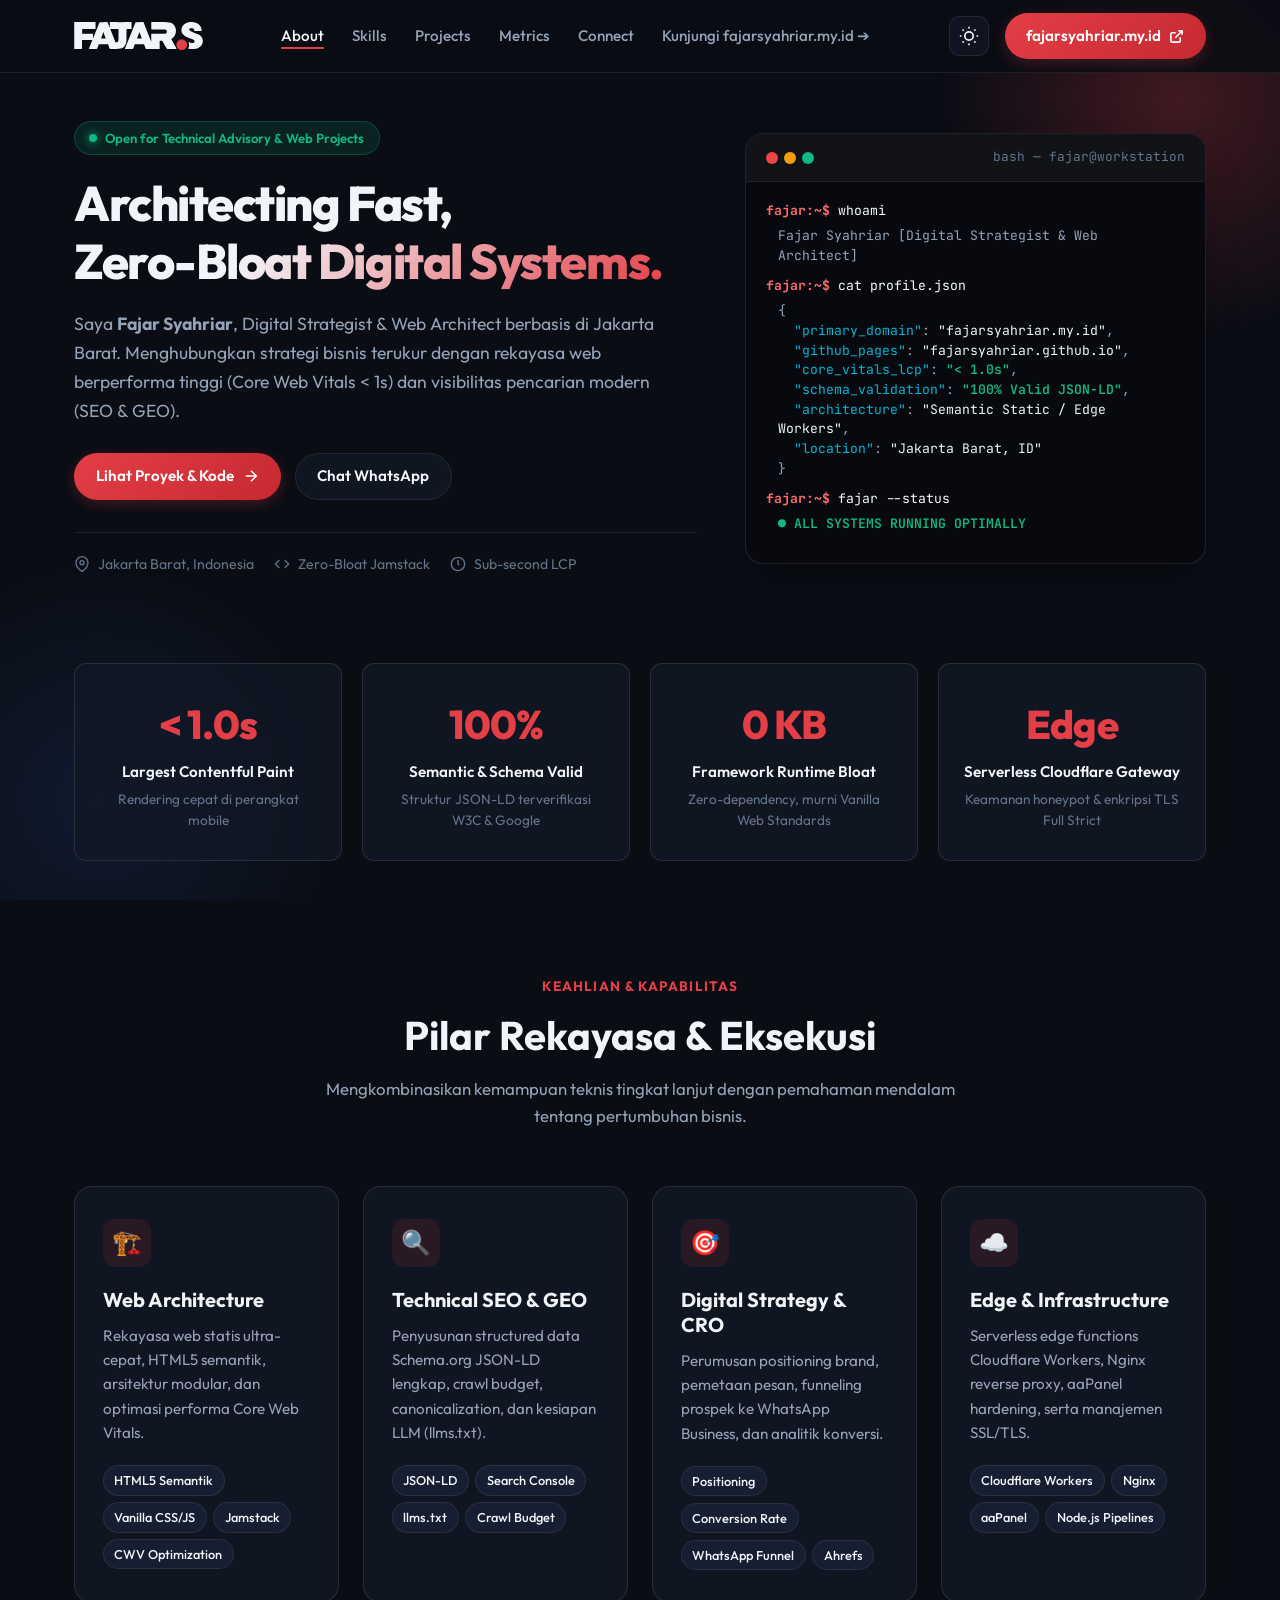
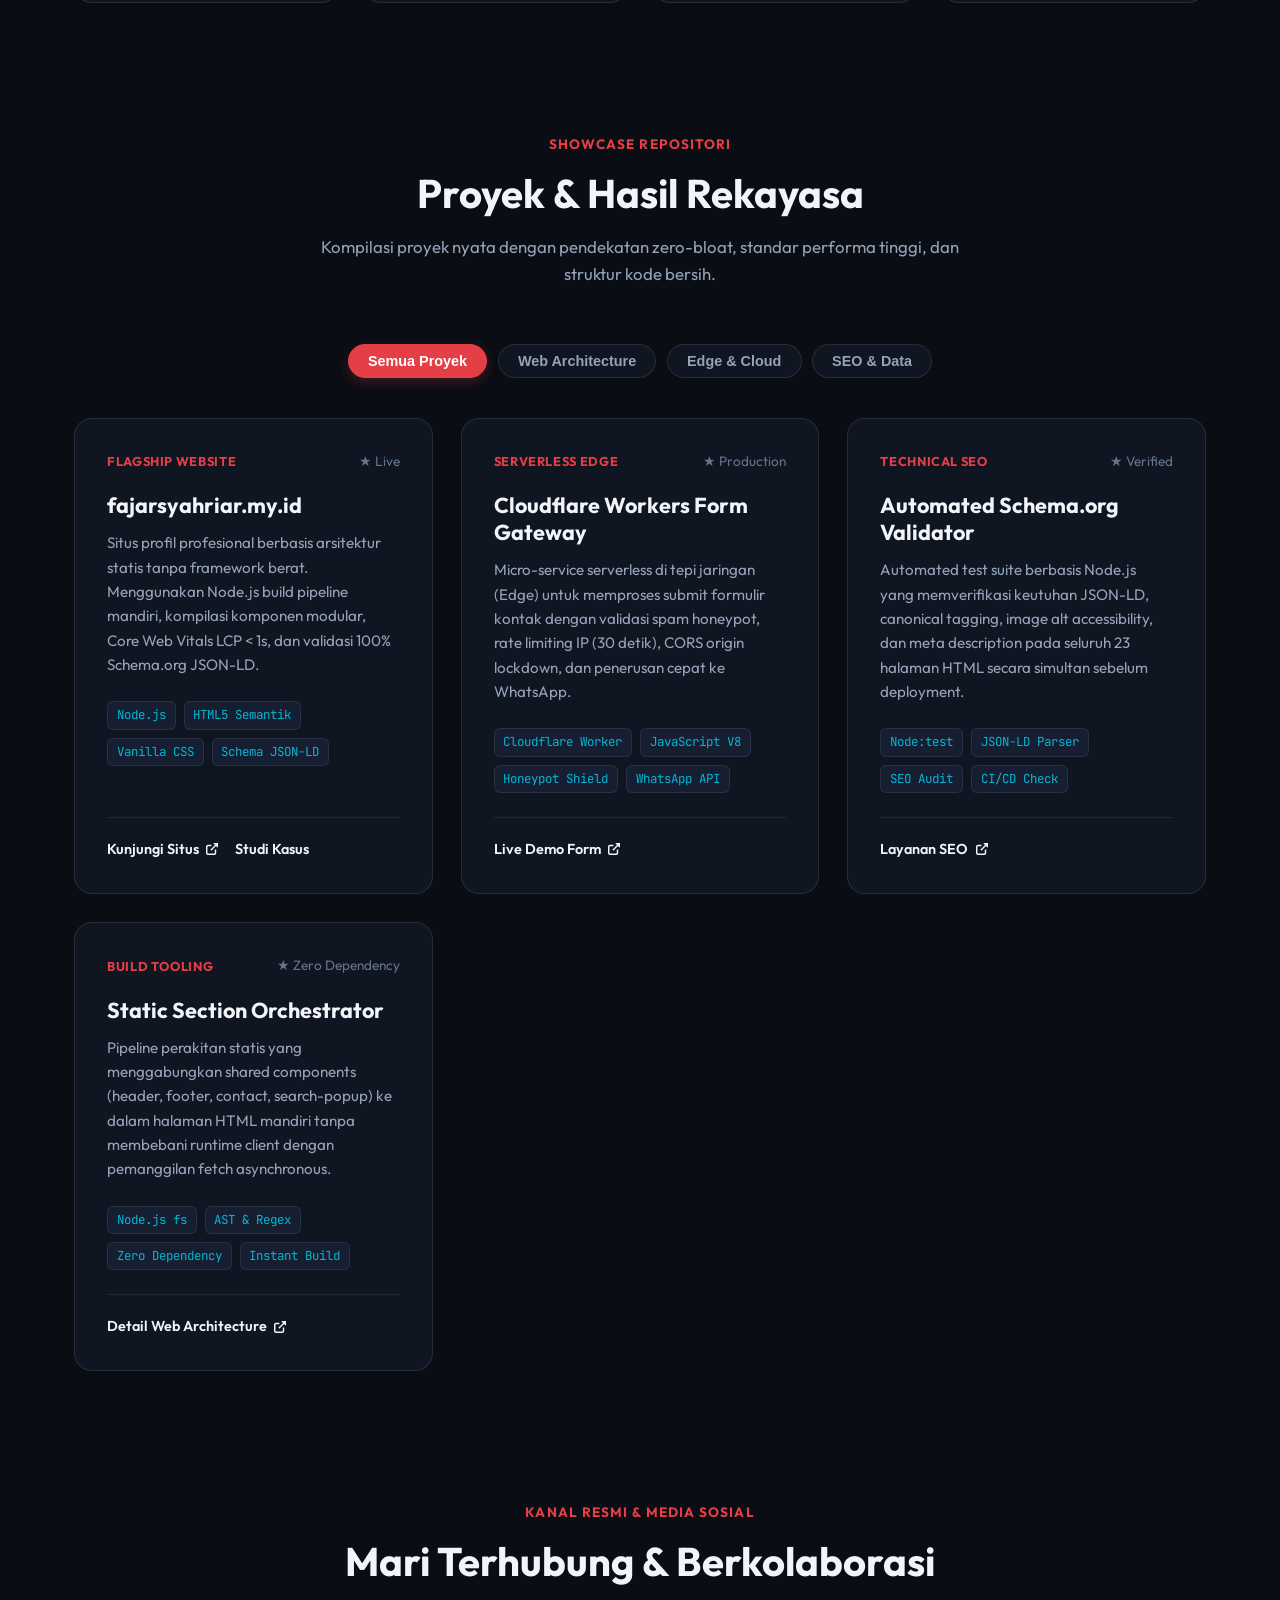
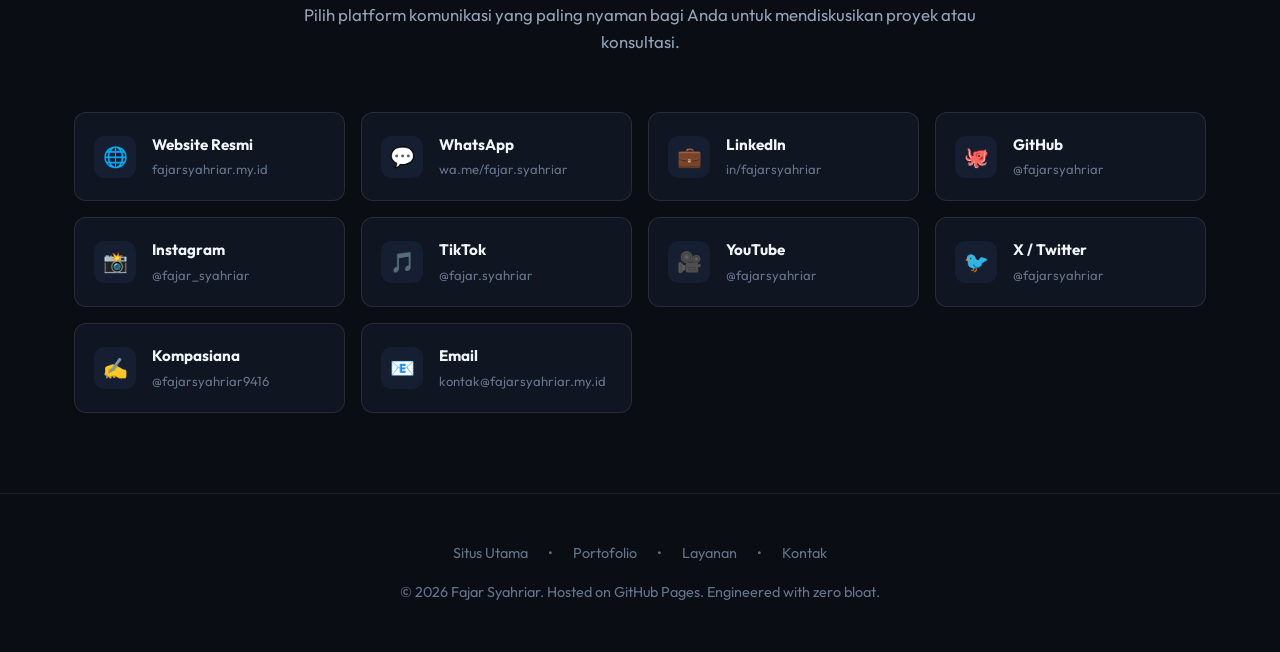
<file: index.html>
<!DOCTYPE html>
<html lang="id" data-theme="dark">

<head>
    <!-- Google tag (gtag.js) -->
    <script async src="https://www.googletagmanager.com/gtag/js?id=G-RVG48JH575"></script>
    <script>
      window.dataLayer = window.dataLayer || [];
      function gtag(){dataLayer.push(arguments);}
      gtag('js', new Date());

      gtag('config', 'G-RVG48JH575');
    </script>
    <meta charset="UTF-8">
    <meta name="viewport" content="width=device-width, initial-scale=1.0">
    <title>Fajar Syahriar | Developer Portfolio &amp; GitHub Showcase</title>
    <meta name="description"
        content="Showcase arsitektur web statis, Core Web Vitals, dan repositori open-source oleh Fajar Syahriar. Kunjungi situs resmi di fajarsyahriar.my.id">
    <meta name="keywords"
        content="Fajar Syahriar, GitHub Pages, Web Architect, Developer Portfolio, Technical SEO, Core Web Vitals, Static Site Architecture">
    <link rel="canonical" href="https://fajarsyahriar.github.io/">
    <meta name="google-site-verification" content="hLrHtrxFFssOS3hCnmrLG8RBgf6929qRyeZdfehnbaE" />

    <!-- Favicon / Manifest (Identical to fajarsyahriar.my.id) -->
    <link rel="icon" href="assets/icons/favicon.ico" sizes="any">
    <link rel="icon" type="image/svg+xml" href="assets/icons/favicon.svg">
    <link rel="icon" type="image/png" sizes="96x96" href="assets/icons/favicon-96x96.png">
    <link rel="apple-touch-icon" sizes="180x180" href="assets/icons/apple-touch-icon.png">
    <link rel="manifest" href="assets/icons/site.webmanifest">
    <meta name="apple-mobile-web-app-title" content="Fajar S" />
    <link rel="alternate" type="application/rss+xml" title="Fajar Syahriar - Umpan RSS Blog" href="https://fajarsyahriar.my.id/feed.xml">
    <link rel="alternate" type="application/atom+xml" title="Fajar Syahriar - Umpan Atom Blog" href="https://fajarsyahriar.my.id/atom.xml">

    <!-- Open Graph / Twitter -->
    <meta property="og:type" content="website">
    <meta property="og:url" content="https://fajarsyahriar.github.io/">
    <meta property="og:title" content="Fajar Syahriar | Developer Portfolio &amp; GitHub Showcase">
    <meta property="og:description"
        content="Showcase arsitektur web berperforma tinggi, zero-bloat engineering, dan repositori teknis oleh Fajar Syahriar.">
    <meta property="og:image" content="https://fajarsyahriar.my.id/images/hero-img-optimized.jpg">
    <meta property="twitter:card" content="summary_large_image">
    <meta property="twitter:title" content="Fajar Syahriar | Developer Portfolio &amp; GitHub Showcase">
    <meta property="twitter:description"
        content="Showcase arsitektur web berperforma tinggi, zero-bloat engineering, dan repositori teknis oleh Fajar Syahriar.">
    <meta property="twitter:image" content="https://fajarsyahriar.my.id/images/hero-img-optimized.jpg">

    <!-- Google Fonts -->
    <link rel="preconnect" href="https://fonts.googleapis.com">
    <link rel="preconnect" href="https://fonts.gstatic.com" crossorigin>
    <link
        href="https://fonts.googleapis.com/css2?family=JetBrains+Mono:wght@400;600;700&family=Outfit:wght@400;500;600;700;800&display=swap"
        rel="stylesheet">

    <!-- Stylesheet -->
    <link rel="stylesheet" href="css/style.css">

    <!-- JSON-LD Structured Data (Entity Graph) -->
    <script type="application/ld+json">
    {
      "@context": "https://schema.org",
      "@graph": [
        {
          "@type": "ProfilePage",
          "@id": "https://fajarsyahriar.github.io/#webpage",
          "url": "https://fajarsyahriar.github.io/",
          "name": "Fajar Syahriar | Developer Portfolio & GitHub Showcase",
          "description": "Showcase arsitektur web berperforma tinggi, zero-bloat engineering, dan repositori teknis oleh Fajar Syahriar.",
          "isPartOf": {
            "@type": "WebSite",
            "@id": "https://fajarsyahriar.my.id/#website",
            "url": "https://fajarsyahriar.my.id/",
            "name": "Fajar Syahriar"
          },
          "mainEntity": {
            "@id": "https://fajarsyahriar.my.id/#person"
          }
        },
        {
          "@type": "Person",
          "@id": "https://fajarsyahriar.my.id/#person",
          "name": "Fajar Syahriar",
          "url": "https://fajarsyahriar.my.id/",
          "image": "https://fajarsyahriar.my.id/images/hero-img-optimized.jpg",
          "jobTitle": "Digital Strategist & Web Architect",
          "email": "mailto:kontak@fajarsyahriar.my.id",
          "telephone": [
            "+62895636034408",
            "+6282122217709"
          ],
          "address": {
            "@type": "PostalAddress",
            "streetAddress": "Jl. Jembatan Besi XII",
            "addressLocality": "Tambora, Jakarta Barat",
            "addressRegion": "DKI Jakarta",
            "postalCode": "11320",
            "addressCountry": "ID"
          },
          "sameAs": [
            "https://github.com/fajarsyahriar",
            "https://fajarsyahriar.github.io/",
            "https://www.linkedin.com/in/fajarsyahriar/",
            "https://www.instagram.com/fajar_syahriar/",
            "https://www.tiktok.com/@fajar.syahriar",
            "https://www.youtube.com/@fajarsyahriar",
            "https://x.com/fajarsyahriar/",
            "https://www.facebook.com/fajar.syahriar/",
            "https://id.pinterest.com/fajarsyahriar/",
            "https://www.kompasiana.com/fajarsyahriar9416",
            "https://wa.me/fajar.syahriar"
          ],
          "knowsAbout": [
            "Web Architecture",
            "Technical SEO",
            "Core Web Vitals",
            "Brand Identity",
            "Cloudflare Edge",
            "Node.js Pipelines",
            "Jamstack"
          ]
        }
      ]
    }
    </script>
</head>

<body>

    <!-- Contained Background Glows (Zero-Overflow Protected) -->
    <div class="bg-glows" aria-hidden="true">
        <div class="bg-glow-1"></div>
        <div class="bg-glow-2"></div>
    </div>

    <!-- Header Navigation -->
    <header class="header">
        <div class="container">
            <nav class="nav-wrap">
                <!-- Official Vector Logo (Identical to fajarsyahriar.my.id) -->
                <a href="/" class="logo-area" aria-label="Fajar Syahriar Home">
                    <svg id="Layer_1" xmlns="http://www.w3.org/2000/svg" viewBox="0 0 125.22633 27.27131" width="129"
                        height="28" role="img" aria-label="Fajar Syahriar Logo" class="brand-logo-svg">
                        <path class="cls-1"
                            d="m18.36196,16.02158c.88294-2.17129,1.77379-4.33943,2.64691-6.51465,1.20067-2.99123,2.38756-5.98795,3.58159-8.98183.10424-.26137.25368-.40521.58622-.40296,2.27169.01539,4.54369.01512,6.81523-.01078.37383-.00426.49263.17771.60171.45393.6101,1.5449,1.22245,3.08892,1.83531,4.63273.04546.11452.10092.22509.22368.49668,0-1.77155.02646-3.37557-.01513-4.97782-.01357-.52282.1461-.60435.62728-.60315,6.66275.01667,13.32557.01837,19.98828-.00317.52581-.0017.61825.15061.61084.63201-.02903,1.8848-.02258,3.77037-.00544,5.65544.00329.36175-.07716.48284-.46211.4755-1.3168-.0251-2.63463.00432-3.95153-.0179-.39476-.00666-.55338.0498-.55075.51066.02003,3.50363.03422,7.00779-.00804,10.51108-.02381,1.97404-.51784,3.83041-1.73372,5.44477-1.00892,1.33958-2.40352,2.06139-3.97709,2.50683-2.05686.58224-4.16556.39544-6.25948.42134-1.22161.01512-2.44379-.00248-3.66498.02583-.42622.00988-.6567-.13825-.80196-.53767-.45885-1.26171-.94658-2.51295-1.41772-3.77026-.09419-.25136-.22221-.37246-.52737-.37075-2.71085.01517-5.42182.01201-8.13274.00511-.28507-.00073-.40596.07471-.51289.37388-.45793,1.28121-.97287,2.54206-1.46029,3.81291-.1075.28029-.22341.46089-.59272.4586-2.32863-.01445-4.65745.00243-6.98621.00613-.62537.00099-.61899-.00097-.37352-.60915,1.06566-2.64025,2.12742-5.28207,3.18959-7.92372.02664-.06626.04167-.13718.08224-.27363-1.64404,0-3.24426-.00196-4.84446.00056-1.5653.00246-3.13071.02145-4.69582.0066-.4232-.00402-.57425.0906-.56916.55706.0272,2.49431.01282,4.98906.01279,7.48366q0,.7541-.78826.75592c-2.09977.00118-4.19957-.00499-6.29927.00717-.36403.00211-.51738-.04622-.51695-.48824C.02402,17.5258.00868,9.28126.00005,1.03673-.00091.1248.00421.12157.89352.12144c6.4528-.001,12.90561.00518,19.35836-.01254.47187-.0013.5669.14306.56169.57609-.02291,1.90401-.0268,3.80858-.00438,5.71255.00489.41539-.12532.48864-.51093.4873-3.91352-.01363-7.82711-.00636-11.74069-.00637-.82247,0-.82237-.00267-.82242.84354-.00006,1.08544.01991,2.17145-.01136,3.256-.011.38157.09703.46295.4632.46127,3.18815-.01469,6.37645-.00078,9.56456-.01911.41422-.00238.54636.07794.53518.51965-.03419,1.35086-.01242,2.70314-.01242,4.05486.02922.00896.05843.01793.08765.02689Zm16.72012-9.15701c.10637.22929.17539.36005.22923.49675,1.56425,3.97198,3.12661,7.9447,4.69123,11.91654.06633.16839.08033.37984.27426.46514.8836.38863,2.48219-.38509,2.73981-1.31184.22815-.82074.12659-1.65684.12868-2.48656.00722-2.87517-.00025-5.75039-.00639-8.62558-.00044-.20476.09869-.46194-.29751-.4602-2.55683.01124-5.11374.00575-7.75933.00575Zm-4.38742,9.10132c-.7712-2.13136-1.51326-4.18219-2.28367-6.31135-.76158,2.14166-1.49608,4.20721-2.24432,6.31135h4.52799Z" />
                        <path class="cls-1"
                            d="m75.04281,19.02299c0-2.32955.01193-4.64163-.01063-6.95337-.00422-.43337.11628-.53415.54183-.53275,4.04662.01335,8.09413.04847,12.1396-.02295,1.66372-.02937,2.55656-.94889,2.52926-2.28028-.01896-.92485-.61884-1.6816-1.55569-1.89598-.36291-.08304-.73533-.142-1.11977-.14097-3.98947.01072-7.97901-.00073-11.96843.01675-.4508.00198-.55878-.10598-.55272-.56484.02637-1.99855.00911-3.99788-.01342-5.99669-.00454-.40303.08276-.54562.53254-.54395,5.0393.01865,10.07993-.05472,15.11751.04013,2.33099.04389,4.54039.69278,6.25186,2.45217,1.08522,1.11561,1.65257,2.48878,1.94913,3.98429.45222,2.2806.17218,4.47374-.87851,6.55412-.68224,1.35081-1.6967,2.39807-3.03669,3.10844-.39396.20884-.411.41006-.2087.77341,1.57742,2.83327,3.13932,5.67513,4.70519,8.5148.04506.08173.07324.17328.12245.25207.20211.32364.20953.47783-.26657.47444-2.88172-.02047-5.76366-.02196-8.64542-.00744-.29922.0015-.40875-.15649-.52055-.34862-1.02724-1.7654-2.04947-3.5337-3.07197-5.30185-.4124-.71316-.82036-1.42888-1.23364-2.14153-.111-.19142-.25909-.2887-.50817-.27734-.5524.02519-1.10837.03622-1.65962.00149-.39603-.02495-.46362.12759-.46133.48435.01502,2.34184-.00712,4.68399.01992,7.02562.00563.48759-.13813.58707-.60528.5835-4.10276-.0313-8.20573-.04006-12.30863-.03926-.41729.00008-.64575-.13243-.79109-.52944-.46214-1.2625-.96158-2.51139-1.42933-3.77191-.09375-.25264-.214-.33728-.48931-.33625-2.71051.01021-5.4211.008-8.13274.00511-.30952-.00138-.45139.08225-.56465.39294-.46546,1.27685-.97942,2.53602-1.46291,3.80648-.10835.28471-.20702.46046-.58547.45657-2.34698-.02411-4.69437-.01764-7.04156-.00719-.36916.00164-.56082.03459-.35842-.46532,2.10723-5.20465,4.18144-10.42259,6.27549-15.63257,1.29406-3.21964,2.60759-6.43149,3.90883-9.64827.10293-.25445.24733-.37695.54682-.37586,2.30962.00836,4.61941.00974,6.92885-.01442.38164-.00399.42502.24201.51826.47508.81786,2.04441,1.63311,4.08987,2.44435,6.13691,1.5398,3.88543,3.0758,7.77236,4.61608,11.6576.08635.21781.08394.48479.33214.64201Zm-11.56038-9.37703c-.77982,2.15233-1.52556,4.21062-2.28782,6.31453h4.59001c-.76801-2.10653-1.52009-4.16937-2.30219-6.31453Z" />
                        <path class="cls-2"
                            d="m111.15917,19.05909c.74686.49048,1.37485.88746,2.09716,1.10898,1.03553.31757,2.07819.50094,3.1025.03359,1.15095-.52512,1.27735-1.68583.30067-2.5096-.55483-.46798-1.21148-.76176-1.87767-1.03573-2.08111-.85587-4.22291-1.56964-6.21891-2.62513-1.52843-.80824-2.90731-1.8093-3.58819-3.45775-.99817-2.41666-.70115-4.75578.79488-6.87833,1.37038-1.94428,3.39138-2.93119,5.6689-3.40885,2.6032-.54597,5.1681-.31026,7.61521.70076,2.4862,1.02717,4.14734,2.85154,4.84286,5.49023.1654.62747.24344,1.26035.24417,1.9088.00027.24429-.07634.30661-.31025.30584-2.18884-.00725-4.37775-.00781-6.56659.00062-.22098.00085-.24472-.08467-.28343-.27512-.13214-.65026-.3016-1.28934-.78538-1.79434-.85217-.88955-2.68304-1.06063-3.67411-.23241-.71994.60164-.68924,1.46225.17524,2.14555.83647.66117,1.86469.97182,2.84807,1.35187,1.93208.74671,3.90344,1.39847,5.72932,2.39889,3.06676,1.68032,4.28755,4.14225,3.87495,7.46479-.25223,2.03104-1.34782,3.63606-3.12487,4.80037-2.45193,1.60647-5.16297,1.91327-7.9755,1.80754-.84102-.03162-1.67598-.21621-2.51451-.32466-.41458-.05362-.53016-.19537-.31092-.61253,1.08328-2.06131,1.02214-4.13482-.0636-6.36338Z" />
                        <path class="cls-3"
                            d="m111.6342,23.88593c-.0835-.04646-.06531-.08375.0105-.11584-.0035.03861-.00701.07723-.0105.11584Z" />
                        <circle class="cls-3" cx="104.73265" cy="22.06562" r="5.20569" />
                    </svg>
                </a>

                <ul class="nav-links" id="nav-links">
                    <li><a href="#about" class="active">About</a></li>
                    <li><a href="#skills">Skills</a></li>
                    <li><a href="#projects">Projects</a></li>
                    <li><a href="#metrics">Metrics</a></li>
                    <li><a href="#connect">Connect</a></li>
                    <li class="mobile-website-btn">
                        <a href="https://fajarsyahriar.my.id/" target="_blank" rel="noopener">Kunjungi
                            fajarsyahriar.my.id ➔</a>
                    </li>
                </ul>

                <div class="nav-actions">
                    <button class="btn-theme" id="theme-toggle" aria-label="Toggle Dark/Light Mode">
                        <svg width="20" height="20" viewBox="0 0 24 24" fill="none" stroke="currentColor"
                            stroke-width="2">
                            <circle cx="12" cy="12" r="5" />
                            <path
                                d="M12 1v2M12 21v2M4.22 4.22l1.42 1.42M18.36 18.36l1.42 1.42M1 12h2M21 12h2M4.22 19.78l1.42-1.42M18.36 5.64l1.42-1.42" />
                        </svg>
                    </button>
                    <a href="https://fajarsyahriar.my.id/" target="_blank" rel="noopener"
                        class="btn-primary nav-cta-desktop">
                        <span>fajarsyahriar.my.id</span>
                        <svg width="15" height="15" viewBox="0 0 24 24" fill="none" stroke="currentColor"
                            stroke-width="2.5">
                            <path d="M18 13v6a2 2 0 0 1-2 2H5a2 2 0 0 1-2-2V8a2 2 0 0 1 2-2h6M15 3h6v6M10 14L21 3" />
                        </svg>
                    </a>
                    <button class="btn-mobile-toggle" id="mobile-toggle" aria-label="Open Mobile Menu">
                        <svg width="22" height="22" viewBox="0 0 24 24" fill="none" stroke="currentColor"
                            stroke-width="2">
                            <line x1="3" y1="12" x2="21" y2="12"></line>
                            <line x1="3" y1="6" x2="21" y2="6"></line>
                            <line x1="3" y1="18" x2="21" y2="18"></line>
                        </svg>
                    </button>
                </div>
            </nav>
        </div>
    </header>

    <!-- Main Content -->
    <main>
        <!-- Hero Section -->
        <section id="about" class="hero-section">
            <div class="container">
                <div class="hero-grid">
                    <div class="hero-content">
                        <div class="hero-badge">
                            <span class="dot"></span>
                            <span>Open for Technical Advisory &amp; Web Projects</span>
                        </div>
                        <h1 class="hero-title">
                            Architecting Fast, <br>
                            <span class="gradient-text">Zero-Bloat Digital Systems.</span>
                        </h1>
                        <p class="hero-subtitle">
                            Saya <strong>Fajar Syahriar</strong>, Digital Strategist &amp; Web Architect berbasis di
                            Jakarta Barat. Menghubungkan strategi bisnis terukur dengan rekayasa web berperforma tinggi
                            (Core Web Vitals &lt; 1s) dan visibilitas pencarian modern (SEO &amp; GEO).
                        </p>
                        <div class="hero-ctas">
                            <a href="#projects" class="btn-primary">
                                <span>Lihat Proyek &amp; Kode</span>
                                <svg width="18" height="18" viewBox="0 0 24 24" fill="none" stroke="currentColor"
                                    stroke-width="2">
                                    <line x1="5" y1="12" x2="19" y2="12"></line>
                                    <polyline points="12 5 19 12 12 19"></polyline>
                                </svg>
                            </a>
                            <a href="https://wa.me/fajar.syahriar" target="_blank" rel="noopener" class="btn-secondary">
                                <span>Chat WhatsApp</span>
                            </a>
                        </div>
                        <div class="hero-meta">
                            <div class="hero-meta-item">
                                <svg width="16" height="16" viewBox="0 0 24 24" fill="none" stroke="currentColor"
                                    stroke-width="2">
                                    <path d="M21 10c0 7-9 13-9 13s-9-6-9-13a9 9 0 0 1 18 0z"></path>
                                    <circle cx="12" cy="10" r="3"></circle>
                                </svg>
                                <span>Jakarta Barat, Indonesia</span>
                            </div>
                            <div class="hero-meta-item">
                                <svg width="16" height="16" viewBox="0 0 24 24" fill="none" stroke="currentColor"
                                    stroke-width="2">
                                    <polyline points="16 18 22 12 16 6"></polyline>
                                    <polyline points="8 6 2 12 8 18"></polyline>
                                </svg>
                                <span>Zero-Bloat Jamstack</span>
                            </div>
                            <div class="hero-meta-item">
                                <svg width="16" height="16" viewBox="0 0 24 24" fill="none" stroke="currentColor"
                                    stroke-width="2">
                                    <circle cx="12" cy="12" r="10"></circle>
                                    <polyline points="12 6 12 12 14 14"></polyline>
                                </svg>
                                <span>Sub-second LCP</span>
                            </div>
                        </div>
                    </div>

                    <!-- Interactive Terminal Card -->
                    <div class="terminal-card">
                        <div class="terminal-header">
                            <div class="terminal-dots">
                                <span class="terminal-dot dot-red"></span>
                                <span class="terminal-dot dot-yellow"></span>
                                <span class="terminal-dot dot-green"></span>
                            </div>
                            <div class="terminal-title">bash — fajar@workstation</div>
                        </div>
                        <div class="terminal-body">
                            <div class="terminal-line"><span class="terminal-prompt">fajar:~$</span> <span
                                    class="terminal-cmd">whoami</span></div>
                            <div class="terminal-output">Fajar Syahriar [Digital Strategist &amp; Web Architect]</div>
                            <div class="terminal-line"><span class="terminal-prompt">fajar:~$</span> <span
                                    class="terminal-cmd">cat profile.json</span></div>
                            <div class="terminal-json">{<br>&nbsp;&nbsp;<span
                                    class="terminal-key">"primary_domain"</span>: <span
                                    class="terminal-val">"fajarsyahriar.my.id"</span>,<br>&nbsp;&nbsp;<span
                                    class="terminal-key">"github_pages"</span>: <span
                                    class="terminal-val">"fajarsyahriar.github.io"</span>,<br>&nbsp;&nbsp;<span
                                    class="terminal-key">"core_vitals_lcp"</span>: <span
                                    class="terminal-highlight">"&lt; 1.0s"</span>,<br>&nbsp;&nbsp;<span
                                    class="terminal-key">"schema_validation"</span>: <span
                                    class="terminal-highlight">"100% Valid JSON-LD"</span>,<br>&nbsp;&nbsp;<span
                                    class="terminal-key">"architecture"</span>: <span class="terminal-val">"Semantic
                                    Static / Edge Workers"</span>,<br>&nbsp;&nbsp;<span
                                    class="terminal-key">"location"</span>: <span class="terminal-val">"Jakarta Barat,
                                    ID"</span><br>}</div>
                            <div class="terminal-line"><span class="terminal-prompt">fajar:~$</span> <span
                                    class="terminal-cmd">fajar --status</span></div>
                            <div class="terminal-output"><span class="terminal-highlight">● ALL SYSTEMS RUNNING
                                    OPTIMALLY</span></div>
                        </div>
                    </div>
                </div>
            </div>
        </section>

        <!-- Benchmark Metrics -->
        <section id="metrics" class="metrics-section">
            <div class="container">
                <div class="metrics-grid">
                    <div class="metric-card">
                        <div class="metric-number">&lt; 1.0s</div>
                        <div class="metric-label">Largest Contentful Paint</div>
                        <div class="metric-desc">Rendering cepat di perangkat mobile</div>
                    </div>
                    <div class="metric-card">
                        <div class="metric-number">100%</div>
                        <div class="metric-label">Semantic &amp; Schema Valid</div>
                        <div class="metric-desc">Struktur JSON-LD terverifikasi W3C &amp; Google</div>
                    </div>
                    <div class="metric-card">
                        <div class="metric-number">0 KB</div>
                        <div class="metric-label">Framework Runtime Bloat</div>
                        <div class="metric-desc">Zero-dependency, murni Vanilla Web Standards</div>
                    </div>
                    <div class="metric-card">
                        <div class="metric-number">Edge</div>
                        <div class="metric-label">Serverless Cloudflare Gateway</div>
                        <div class="metric-desc">Keamanan honeypot &amp; enkripsi TLS Full Strict</div>
                    </div>
                </div>
            </div>
        </section>

        <!-- Skills Section -->
        <section id="skills" class="skills-section">
            <div class="container">
                <div class="section-header">
                    <span class="section-tag">Keahlian &amp; Kapabilitas</span>
                    <h2 class="section-title">Pilar Rekayasa &amp; Eksekusi</h2>
                    <p class="section-desc">Mengkombinasikan kemampuan teknis tingkat lanjut dengan pemahaman mendalam
                        tentang pertumbuhan bisnis.</p>
                </div>

                <div class="skills-grid">
                    <div class="skill-card">
                        <div class="skill-icon">🏗️</div>
                        <h3>Web Architecture</h3>
                        <p>Rekayasa web statis ultra-cepat, HTML5 semantik, arsitektur modular, dan optimasi performa
                            Core Web Vitals.</p>
                        <div class="skill-tags">
                            <span class="skill-tag">HTML5 Semantik</span>
                            <span class="skill-tag">Vanilla CSS/JS</span>
                            <span class="skill-tag">Jamstack</span>
                            <span class="skill-tag">CWV Optimization</span>
                        </div>
                    </div>

                    <div class="skill-card">
                        <div class="skill-icon">🔍</div>
                        <h3>Technical SEO &amp; GEO</h3>
                        <p>Penyusunan structured data Schema.org JSON-LD lengkap, crawl budget, canonicalization, dan
                            kesiapan LLM (llms.txt).</p>
                        <div class="skill-tags">
                            <span class="skill-tag">JSON-LD</span>
                            <span class="skill-tag">Search Console</span>
                            <span class="skill-tag">llms.txt</span>
                            <span class="skill-tag">Crawl Budget</span>
                        </div>
                    </div>

                    <div class="skill-card">
                        <div class="skill-icon">🎯</div>
                        <h3>Digital Strategy &amp; CRO</h3>
                        <p>Perumusan positioning brand, pemetaan pesan, funneling prospek ke WhatsApp Business, dan
                            analitik konversi.</p>
                        <div class="skill-tags">
                            <span class="skill-tag">Positioning</span>
                            <span class="skill-tag">Conversion Rate</span>
                            <span class="skill-tag">WhatsApp Funnel</span>
                            <span class="skill-tag">Ahrefs</span>
                        </div>
                    </div>

                    <div class="skill-card">
                        <div class="skill-icon">☁️</div>
                        <h3>Edge &amp; Infrastructure</h3>
                        <p>Serverless edge functions Cloudflare Workers, Nginx reverse proxy, aaPanel hardening, serta
                            manajemen SSL/TLS.</p>
                        <div class="skill-tags">
                            <span class="skill-tag">Cloudflare Workers</span>
                            <span class="skill-tag">Nginx</span>
                            <span class="skill-tag">aaPanel</span>
                            <span class="skill-tag">Node.js Pipelines</span>
                        </div>
                    </div>
                </div>
            </div>
        </section>

        <!-- Projects Showcase -->
        <section id="projects" class="projects-section">
            <div class="container">
                <div class="section-header">
                    <span class="section-tag">Showcase Repositori</span>
                    <h2 class="section-title">Proyek &amp; Hasil Rekayasa</h2>
                    <p class="section-desc">Kompilasi proyek nyata dengan pendekatan zero-bloat, standar performa
                        tinggi, dan struktur kode bersih.</p>
                </div>

                <div class="project-filters">
                    <button class="filter-btn active" data-filter="*">Semua Proyek</button>
                    <button class="filter-btn" data-filter="web">Web Architecture</button>
                    <button class="filter-btn" data-filter="edge">Edge &amp; Cloud</button>
                    <button class="filter-btn" data-filter="seo">SEO &amp; Data</button>
                </div>

                <div class="projects-grid">
                    <!-- Project 1 -->
                    <div class="project-card" data-category="web">
                        <div>
                            <div class="project-top">
                                <span class="project-category">Flagship Website</span>
                                <span class="project-stars">★ Live</span>
                            </div>
                            <h3 class="project-title">fajarsyahriar.my.id</h3>
                            <p class="project-desc">
                                Situs profil profesional berbasis arsitektur statis tanpa framework berat. Menggunakan
                                Node.js build pipeline mandiri, kompilasi komponen modular, Core Web Vitals LCP &lt; 1s,
                                dan validasi 100% Schema.org JSON-LD.
                            </p>
                            <div class="project-tech">
                                <span class="tech-badge">Node.js</span>
                                <span class="tech-badge">HTML5 Semantik</span>
                                <span class="tech-badge">Vanilla CSS</span>
                                <span class="tech-badge">Schema JSON-LD</span>
                            </div>
                        </div>
                        <div class="project-links">
                            <a href="https://fajarsyahriar.my.id/" target="_blank" rel="noopener" class="project-link">
                                <span>Kunjungi Situs</span>
                                <svg width="14" height="14" viewBox="0 0 24 24" fill="none" stroke="currentColor"
                                    stroke-width="2.5">
                                    <path
                                        d="M18 13v6a2 2 0 0 1-2 2H5a2 2 0 0 1-2-2V8a2 2 0 0 1 2-2h6M15 3h6v6M10 14L21 3" />
                                </svg>
                            </a>
                            <a href="https://fajarsyahriar.my.id/portfolio-details/" target="_blank" rel="noopener"
                                class="project-link">
                                <span>Studi Kasus</span>
                            </a>
                        </div>
                    </div>

                    <!-- Project 2 -->
                    <div class="project-card" data-category="edge">
                        <div>
                            <div class="project-top">
                                <span class="project-category">Serverless Edge</span>
                                <span class="project-stars">★ Production</span>
                            </div>
                            <h3 class="project-title">Cloudflare Workers Form Gateway</h3>
                            <p class="project-desc">
                                Micro-service serverless di tepi jaringan (Edge) untuk memproses submit formulir kontak
                                dengan validasi spam honeypot, rate limiting IP (30 detik), CORS origin lockdown, dan
                                penerusan cepat ke WhatsApp.
                            </p>
                            <div class="project-tech">
                                <span class="tech-badge">Cloudflare Worker</span>
                                <span class="tech-badge">JavaScript V8</span>
                                <span class="tech-badge">Honeypot Shield</span>
                                <span class="tech-badge">WhatsApp API</span>
                            </div>
                        </div>
                        <div class="project-links">
                            <a href="https://fajarsyahriar.my.id/contact" target="_blank" rel="noopener"
                                class="project-link">
                                <span>Live Demo Form</span>
                                <svg width="14" height="14" viewBox="0 0 24 24" fill="none" stroke="currentColor"
                                    stroke-width="2.5">
                                    <path
                                        d="M18 13v6a2 2 0 0 1-2 2H5a2 2 0 0 1-2-2V8a2 2 0 0 1 2-2h6M15 3h6v6M10 14L21 3" />
                                </svg>
                            </a>
                        </div>
                    </div>

                    <!-- Project 3 -->
                    <div class="project-card" data-category="seo">
                        <div>
                            <div class="project-top">
                                <span class="project-category">Technical SEO</span>
                                <span class="project-stars">★ Verified</span>
                            </div>
                            <h3 class="project-title">Automated Schema.org Validator</h3>
                            <p class="project-desc">
                                Automated test suite berbasis Node.js yang memverifikasi keutuhan JSON-LD, canonical
                                tagging, image alt accessibility, dan meta description pada seluruh 23 halaman HTML
                                secara simultan sebelum deployment.
                            </p>
                            <div class="project-tech">
                                <span class="tech-badge">Node:test</span>
                                <span class="tech-badge">JSON-LD Parser</span>
                                <span class="tech-badge">SEO Audit</span>
                                <span class="tech-badge">CI/CD Check</span>
                            </div>
                        </div>
                        <div class="project-links">
                            <a href="https://fajarsyahriar.my.id/services/seo-sem" target="_blank" rel="noopener"
                                class="project-link">
                                <span>Layanan SEO</span>
                                <svg width="14" height="14" viewBox="0 0 24 24" fill="none" stroke="currentColor"
                                    stroke-width="2.5">
                                    <path
                                        d="M18 13v6a2 2 0 0 1-2 2H5a2 2 0 0 1-2-2V8a2 2 0 0 1 2-2h6M15 3h6v6M10 14L21 3" />
                                </svg>
                            </a>
                        </div>
                    </div>

                    <!-- Project 4 -->
                    <div class="project-card" data-category="web">
                        <div>
                            <div class="project-top">
                                <span class="project-category">Build Tooling</span>
                                <span class="project-stars">★ Zero Dependency</span>
                            </div>
                            <h3 class="project-title">Static Section Orchestrator</h3>
                            <p class="project-desc">
                                Pipeline perakitan statis yang menggabungkan shared components (header, footer, contact,
                                search-popup) ke dalam halaman HTML mandiri tanpa membebani runtime client dengan
                                pemanggilan fetch asynchronous.
                            </p>
                            <div class="project-tech">
                                <span class="tech-badge">Node.js fs</span>
                                <span class="tech-badge">AST &amp; Regex</span>
                                <span class="tech-badge">Zero Dependency</span>
                                <span class="tech-badge">Instant Build</span>
                            </div>
                        </div>
                        <div class="project-links">
                            <a href="https://fajarsyahriar.my.id/services/web-development" target="_blank" rel="noopener"
                                class="project-link">
                                <span>Detail Web Architecture</span>
                                <svg width="14" height="14" viewBox="0 0 24 24" fill="none" stroke="currentColor"
                                    stroke-width="2.5">
                                    <path
                                        d="M18 13v6a2 2 0 0 1-2 2H5a2 2 0 0 1-2-2V8a2 2 0 0 1 2-2h6M15 3h6v6M10 14L21 3" />
                                </svg>
                            </a>
                        </div>
                    </div>
                </div>
            </div>
        </section>

        <!-- Connect Matrix -->
        <section id="connect" class="connect-section">
            <div class="container">
                <div class="section-header">
                    <span class="section-tag">Kanal Resmi &amp; Media Sosial</span>
                    <h2 class="section-title">Mari Terhubung &amp; Berkolaborasi</h2>
                    <p class="section-desc">Pilih platform komunikasi yang paling nyaman bagi Anda untuk mendiskusikan
                        proyek atau konsultasi.</p>
                </div>

                <div class="connect-grid">
                    <a href="https://fajarsyahriar.my.id/" target="_blank" rel="noopener" class="connect-card">
                        <div class="connect-icon">🌐</div>
                        <div class="connect-info">
                            <div class="connect-title">Website Resmi</div>
                            <div class="connect-handle">fajarsyahriar.my.id</div>
                        </div>
                    </a>

                    <a href="https://wa.me/fajar.syahriar" target="_blank" rel="noopener" class="connect-card">
                        <div class="connect-icon">💬</div>
                        <div class="connect-info">
                            <div class="connect-title">WhatsApp</div>
                            <div class="connect-handle">wa.me/fajar.syahriar</div>
                        </div>
                    </a>

                    <a href="https://www.linkedin.com/in/fajarsyahriar/" target="_blank" rel="noopener"
                        class="connect-card">
                        <div class="connect-icon">💼</div>
                        <div class="connect-info">
                            <div class="connect-title">LinkedIn</div>
                            <div class="connect-handle">in/fajarsyahriar</div>
                        </div>
                    </a>

                    <a href="https://github.com/fajarsyahriar" target="_blank" rel="noopener" class="connect-card">
                        <div class="connect-icon">🐙</div>
                        <div class="connect-info">
                            <div class="connect-title">GitHub</div>
                            <div class="connect-handle">@fajarsyahriar</div>
                        </div>
                    </a>

                    <a href="https://www.instagram.com/fajar_syahriar/" target="_blank" rel="noopener"
                        class="connect-card">
                        <div class="connect-icon">📸</div>
                        <div class="connect-info">
                            <div class="connect-title">Instagram</div>
                            <div class="connect-handle">@fajar_syahriar</div>
                        </div>
                    </a>

                    <a href="https://www.tiktok.com/@fajar.syahriar" target="_blank" rel="noopener"
                        class="connect-card">
                        <div class="connect-icon">🎵</div>
                        <div class="connect-info">
                            <div class="connect-title">TikTok</div>
                            <div class="connect-handle">@fajar.syahriar</div>
                        </div>
                    </a>

                    <a href="https://www.youtube.com/@fajarsyahriar" target="_blank" rel="noopener"
                        class="connect-card">
                        <div class="connect-icon">🎥</div>
                        <div class="connect-info">
                            <div class="connect-title">YouTube</div>
                            <div class="connect-handle">@fajarsyahriar</div>
                        </div>
                    </a>

                    <a href="https://x.com/fajarsyahriar/" target="_blank" rel="noopener" class="connect-card">
                        <div class="connect-icon">🐦</div>
                        <div class="connect-info">
                            <div class="connect-title">X / Twitter</div>
                            <div class="connect-handle">@fajarsyahriar</div>
                        </div>
                    </a>

                    <a href="https://www.kompasiana.com/fajarsyahriar9416" target="_blank" rel="noopener"
                        class="connect-card">
                        <div class="connect-icon">✍️</div>
                        <div class="connect-info">
                            <div class="connect-title">Kompasiana</div>
                            <div class="connect-handle">@fajarsyahriar9416</div>
                        </div>
                    </a>

                    <a href="mailto:kontak@fajarsyahriar.my.id" class="connect-card">
                        <div class="connect-icon">📧</div>
                        <div class="connect-info">
                            <div class="connect-title">Email</div>
                            <div class="connect-handle">kontak@fajarsyahriar.my.id</div>
                        </div>
                    </a>
                </div>
            </div>
        </section>
    </main>

    <!-- Footer -->
    <footer class="footer">
        <div class="container">
            <div class="footer-links">
                <a href="https://fajarsyahriar.my.id/">Situs Utama</a>
                <span>•</span>
                <a href="https://fajarsyahriar.my.id/portfolio">Portofolio</a>
                <span>•</span>
                <a href="https://fajarsyahriar.my.id/services">Layanan</a>
                <span>•</span>
                <a href="https://fajarsyahriar.my.id/contact">Kontak</a>
            </div>
            <p>© 2026 Fajar Syahriar. Hosted on GitHub Pages. Engineered with zero bloat.</p>
        </div>
    </footer>

    <!-- Scripts -->
    <script src="js/main.js"></script>
</body>

</html>
</file>
<file: css/style.css>
/* ==========================================================================
   Fajar Syahriar | GitHub Pages Showcase Design System
   High-performance, modern developer portfolio with Dark/Light theme
   ========================================================================== */

:root {
  --font-sans: 'Outfit', -apple-system, BlinkMacSystemFont, 'Segoe UI', Roboto, Helvetica, Arial, sans-serif;
  --font-mono: 'JetBrains Mono', ui-monospace, SFMono-Regular, Menlo, Monaco, Consolas, monospace;

  /* Dark Theme (Default) */
  --bg-primary: #0a0d14;
  --bg-secondary: #101522;
  --bg-card: rgba(18, 24, 38, 0.75);
  --bg-card-hover: rgba(26, 34, 52, 0.95);
  --bg-elevated: #161e31;
  --bg-input: #121929;
  
  --border-subtle: rgba(255, 255, 255, 0.08);
  --border-glow: rgba(228, 62, 70, 0.35);
  --border-card: rgba(255, 255, 255, 0.1);
  
  --text-main: #f1f5f9;
  --text-muted: #94a3b8;
  --text-subtle: #64748b;
  
  --accent: #e43e46;
  --accent-glow: rgba(228, 62, 70, 0.25);
  --accent-light: #ff6b72;
  
  --cyan: #06b6d4;
  --blue: #3b82f6;
  --emerald: #10b981;
  --amber: #f59e0b;
  
  --header-bg: rgba(10, 13, 20, 0.88);
  --header-border: rgba(255, 255, 255, 0.08);
  --terminal-bg: #07090e;
  --shadow-lg: 0 20px 40px -15px rgba(0, 0, 0, 0.5);
  --radius-lg: 18px;
  --radius-md: 12px;
  --radius-sm: 8px;
}

[data-theme="light"] {
  --bg-primary: #f8fafc;
  --bg-secondary: #ffffff;
  --bg-card: rgba(255, 255, 255, 0.9);
  --bg-card-hover: rgba(255, 255, 255, 1);
  --bg-elevated: #f1f5f9;
  --bg-input: #ffffff;
  
  --border-subtle: rgba(0, 0, 0, 0.08);
  --border-glow: rgba(228, 62, 70, 0.3);
  --border-card: rgba(0, 0, 0, 0.08);
  
  --text-main: #0f172a;
  --text-muted: #475569;
  --text-subtle: #94a3b8;
  
  --header-bg: rgba(248, 250, 252, 0.92);
  --header-border: rgba(0, 0, 0, 0.06);
  --terminal-bg: #1e293b;
  --shadow-lg: 0 20px 40px -15px rgba(0, 0, 0, 0.08);
}

*, *::before, *::after {
  box-sizing: border-box;
  margin: 0;
  padding: 0;
}

html {
  scroll-behavior: smooth;
  font-size: 16px;
  width: 100%;
  max-width: 100%;
  overflow-x: hidden;
  -webkit-text-size-adjust: 100%;
}

body {
  font-family: var(--font-sans);
  background-color: var(--bg-primary);
  color: var(--text-main);
  line-height: 1.6;
  min-height: 100vh;
  width: 100%;
  max-width: 100%;
  overflow-x: hidden;
  transition: background-color 0.3s ease, color 0.3s ease;
  position: relative;
}

/* Zero-Overflow Universal Element Guardrails */
img, svg, video, canvas {
  max-width: 100%;
  height: auto;
}

h1, h2, h3, h4, h5, p, span, a {
  overflow-wrap: break-word;
}

/* Background Glows (Contained safely inside fixed viewport canvas) */
.bg-glows {
  position: fixed;
  top: 0;
  left: 0;
  width: 100%;
  height: 100%;
  overflow: hidden;
  pointer-events: none;
  z-index: 0;
}

.bg-glow-1 {
  position: absolute;
  top: -150px;
  right: -150px;
  width: 500px;
  height: 500px;
  border-radius: 50%;
  background: radial-gradient(circle, var(--accent-glow) 0%, transparent 70%);
  pointer-events: none;
}

.bg-glow-2 {
  position: absolute;
  bottom: -150px;
  left: -150px;
  width: 500px;
  height: 500px;
  border-radius: 50%;
  background: radial-gradient(circle, rgba(59, 130, 246, 0.12) 0%, transparent 70%);
  pointer-events: none;
}

.container {
  width: 100%;
  max-width: 1180px;
  margin: 0 auto;
  padding: 0 1.5rem;
  position: relative;
  z-index: 1;
  box-sizing: border-box;
}

/* Universal Grid & Flex Overflow Defense */
.hero-grid,
.metrics-grid,
.skills-grid,
.projects-grid,
.connect-grid {
  width: 100%;
  max-width: 100%;
  box-sizing: border-box;
}

.hero-grid > *,
.metrics-grid > *,
.skills-grid > *,
.projects-grid > *,
.connect-grid > *,
.terminal-card,
.project-card,
.skill-card,
.metric-card,
.connect-card {
  min-width: 0;
  max-width: 100%;
  box-sizing: border-box;
}

/* Typography */
h1, h2, h3, h4, h5 {
  color: var(--text-main);
  font-weight: 700;
  line-height: 1.25;
}

a {
  color: inherit;
  text-decoration: none;
  transition: color 0.2s ease;
}

/* Vector Brand Logo (Identical to fajarsyahriar.my.id) */
.brand-logo-svg {
  display: block;
  height: 28px;
  width: auto;
  max-width: 140px;
}

.brand-logo-svg .cls-1,
.brand-logo-svg .cls-2 {
  fill: var(--text-main) !important;
  transition: fill 0.3s ease;
}

.brand-logo-svg .cls-3 {
  fill: var(--accent) !important;
}

/* Header & Nav */
.header {
  position: sticky;
  top: 0;
  z-index: 100;
  background-color: var(--header-bg);
  backdrop-filter: blur(14px);
  -webkit-backdrop-filter: blur(14px);
  border-bottom: 1px solid var(--header-border);
  transition: background-color 0.3s ease, border-color 0.3s ease;
}

.nav-wrap {
  display: flex;
  align-items: center;
  justify-content: space-between;
  height: 72px;
}

.logo-area {
  display: flex;
  align-items: center;
  gap: 0.75rem;
  font-weight: 700;
  font-size: 1.2rem;
}

.nav-links {
  display: flex;
  align-items: center;
  gap: 1.75rem;
  list-style: none;
}

.nav-links a {
  font-size: 0.95rem;
  font-weight: 500;
  color: var(--text-muted);
  position: relative;
  padding: 0.25rem 0;
}

.nav-links a:hover,
.nav-links a.active {
  color: var(--text-main);
}

.nav-links a::after {
  content: "";
  position: absolute;
  bottom: 0;
  left: 0;
  width: 0%;
  height: 2px;
  background: var(--accent);
  transition: width 0.25s ease;
  border-radius: 2px;
}

.nav-links a:hover::after,
.nav-links a.active::after {
  width: 100%;
}

.nav-actions {
  display: flex;
  align-items: center;
  gap: 1rem;
}

.btn-theme {
  background: var(--bg-card);
  border: 1px solid var(--border-subtle);
  color: var(--text-main);
  width: 40px;
  height: 40px;
  border-radius: 10px;
  display: flex;
  align-items: center;
  justify-content: center;
  cursor: pointer;
  transition: all 0.2s ease;
}

.btn-theme:hover {
  background: var(--bg-elevated);
  border-color: var(--accent);
}

.btn-primary {
  display: inline-flex;
  align-items: center;
  gap: 0.5rem;
  background: linear-gradient(135deg, var(--accent) 0%, #c52930 100%);
  color: #ffffff !important;
  padding: 0.65rem 1.35rem;
  border-radius: 9999px;
  font-weight: 600;
  font-size: 0.95rem;
  border: none;
  cursor: pointer;
  box-shadow: 0 4px 14px var(--accent-glow);
  transition: all 0.25s ease;
}

.nav-cta-desktop {
  display: inline-flex;
}

.btn-primary:hover {
  transform: translateY(-2px);
  box-shadow: 0 6px 20px rgba(228, 62, 70, 0.4);
}

.btn-secondary {
  display: inline-flex;
  align-items: center;
  gap: 0.5rem;
  background: var(--bg-card);
  color: var(--text-main);
  padding: 0.65rem 1.35rem;
  border-radius: 9999px;
  font-weight: 600;
  font-size: 0.95rem;
  border: 1px solid var(--border-subtle);
  cursor: pointer;
  transition: all 0.25s ease;
}

.btn-secondary:hover {
  background: var(--bg-elevated);
  border-color: var(--border-glow);
  transform: translateY(-2px);
}

.btn-mobile-toggle {
  display: none;
  background: var(--bg-card);
  border: 1px solid var(--border-subtle);
  color: var(--text-main);
  width: 40px;
  height: 40px;
  border-radius: 10px;
  align-items: center;
  justify-content: center;
  cursor: pointer;
}

/* Hero Section */
.hero-section {
  padding: 3rem 0 2.5rem;
}

.hero-grid {
  display: grid;
  grid-template-columns: 1.15fr 0.85fr;
  gap: 3rem;
  align-items: center;
}

.hero-badge {
  display: inline-flex;
  align-items: center;
  gap: 0.5rem;
  padding: 0.35rem 0.9rem;
  border-radius: 9999px;
  background: rgba(16, 185, 129, 0.12);
  border: 1px solid rgba(16, 185, 129, 0.25);
  color: #10b981;
  font-size: 0.82rem;
  font-weight: 600;
  margin-bottom: 1.15rem;
}

.hero-badge .dot {
  width: 8px;
  height: 8px;
  border-radius: 50%;
  background-color: #10b981;
  box-shadow: 0 0 10px #10b981;
  animation: pulse 2s infinite;
}

@keyframes pulse {
  0% { opacity: 1; transform: scale(1); }
  50% { opacity: 0.4; transform: scale(0.85); }
  100% { opacity: 1; transform: scale(1); }
}

.hero-title {
  font-size: clamp(2.1rem, 3.8vw, 3.25rem);
  font-weight: 800;
  letter-spacing: -0.03em;
  line-height: 1.2;
  margin-bottom: 1.15rem;
}

.hero-title .gradient-text {
  background: linear-gradient(135deg, var(--text-main) 30%, var(--accent) 100%);
  -webkit-background-clip: text;
  -webkit-text-fill-color: transparent;
}

.hero-subtitle {
  font-size: 1.1rem;
  color: var(--text-muted);
  line-height: 1.65;
  margin-bottom: 1.75rem;
  max-width: 580px;
}

.hero-ctas {
  display: flex;
  flex-wrap: wrap;
  gap: 0.85rem;
  margin-bottom: 2rem;
}

.hero-meta {
  display: flex;
  flex-wrap: wrap;
  gap: 1.25rem;
  padding-top: 1.25rem;
  border-top: 1px solid var(--border-subtle);
  font-size: 0.88rem;
  color: var(--text-subtle);
}

.hero-meta-item {
  display: flex;
  align-items: center;
  gap: 0.5rem;
}

/* Terminal Card */
.terminal-card {
  background: var(--terminal-bg);
  border: 1px solid var(--border-card);
  border-radius: var(--radius-lg);
  box-shadow: var(--shadow-lg);
  overflow: hidden;
  font-family: var(--font-mono);
  width: 100%;
  max-width: 100%;
  min-width: 0;
  box-sizing: border-box;
}

.terminal-header {
  background: rgba(255, 255, 255, 0.04);
  padding: 0.85rem 1.25rem;
  display: flex;
  align-items: center;
  justify-content: space-between;
  border-bottom: 1px solid rgba(255, 255, 255, 0.06);
  width: 100%;
  box-sizing: border-box;
}

.terminal-dots {
  display: flex;
  gap: 6px;
}

.terminal-dot {
  width: 12px;
  height: 12px;
  border-radius: 50%;
}
.dot-red { background: #ef4444; }
.dot-yellow { background: #f59e0b; }
.dot-green { background: #10b981; }

.terminal-title {
  color: var(--text-subtle);
  font-size: 0.8rem;
  white-space: nowrap;
  overflow: hidden;
  text-overflow: ellipsis;
}

.terminal-body {
  padding: 1.15rem 1.25rem;
  color: #cbd5e1;
  font-size: 0.82rem;
  line-height: 1.5;
  width: 100%;
  max-width: 100%;
  box-sizing: border-box;
}

.terminal-line {
  margin-bottom: 0.35rem;
  display: flex;
  align-items: center;
  gap: 0.5rem;
  word-break: break-word;
}

.terminal-prompt {
  color: var(--accent-light);
  font-weight: 700;
  flex-shrink: 0;
}

.terminal-cmd {
  color: #f8fafc;
}

.terminal-output {
  color: #94a3b8;
  padding-left: 0.75rem;
  margin-bottom: 0.65rem;
  line-height: 1.5;
  word-break: break-word;
}

.terminal-json {
  color: #94a3b8;
  padding-left: 0.75rem;
  margin-bottom: 0.65rem;
  line-height: 1.5;
  font-family: var(--font-mono);
}

.terminal-key {
  color: var(--cyan);
}

.terminal-val {
  color: #f1f5f9;
}

.terminal-highlight {
  color: var(--emerald);
  font-weight: 600;
}

/* Section Header */
.section-header {
  text-align: center;
  max-width: 680px;
  margin: 0 auto 3.5rem;
}

.section-tag {
  display: inline-block;
  font-size: 0.85rem;
  font-weight: 700;
  text-transform: uppercase;
  letter-spacing: 0.08em;
  color: var(--accent);
  margin-bottom: 0.75rem;
}

.section-title {
  font-size: clamp(1.8rem, 3.2vw, 2.5rem);
  margin-bottom: 1rem;
}

.section-desc {
  color: var(--text-muted);
  font-size: 1.05rem;
}

/* Metrics Grid */
.metrics-section {
  padding: 3rem 0;
}

.metrics-grid {
  display: grid;
  grid-template-columns: repeat(auto-fit, minmax(min(100%, 220px), 1fr));
  gap: 1.25rem;
}

.metric-card {
  background: var(--bg-card);
  border: 1px solid var(--border-card);
  border-radius: var(--radius-md);
  padding: 1.75rem 1.5rem;
  text-align: center;
  transition: all 0.3s ease;
}

.metric-card:hover {
  transform: translateY(-4px);
  border-color: var(--accent);
  box-shadow: 0 10px 25px -5px var(--accent-glow);
}

.metric-number {
  font-size: 2.5rem;
  font-weight: 800;
  color: var(--accent);
  margin-bottom: 0.25rem;
  letter-spacing: -0.02em;
}

.metric-label {
  font-size: 0.95rem;
  font-weight: 600;
  color: var(--text-main);
  margin-bottom: 0.25rem;
}

.metric-desc {
  font-size: 0.85rem;
  color: var(--text-subtle);
}

/* Skills Grid */
.skills-section {
  padding: 4rem 0;
}

.skills-grid {
  display: grid;
  grid-template-columns: repeat(auto-fit, minmax(min(100%, 260px), 1fr));
  gap: 1.5rem;
}

.skill-card {
  background: var(--bg-card);
  border: 1px solid var(--border-card);
  border-radius: var(--radius-lg);
  padding: 2rem 1.75rem;
  transition: all 0.3s ease;
}

.skill-card:hover {
  background: var(--bg-card-hover);
  border-color: var(--accent);
  transform: translateY(-4px);
  box-shadow: var(--shadow-lg);
}

.skill-icon {
  width: 48px;
  height: 48px;
  border-radius: 12px;
  background: rgba(228, 62, 70, 0.12);
  color: var(--accent);
  display: flex;
  align-items: center;
  justify-content: center;
  margin-bottom: 1.25rem;
  font-size: 1.5rem;
}

.skill-card h3 {
  font-size: 1.25rem;
  margin-bottom: 0.75rem;
}

.skill-card p {
  color: var(--text-muted);
  font-size: 0.95rem;
  margin-bottom: 1.25rem;
}

.skill-tags {
  display: flex;
  flex-wrap: wrap;
  gap: 0.4rem;
}

.skill-tag {
  background: var(--bg-elevated);
  border: 1px solid var(--border-subtle);
  color: var(--text-main);
  padding: 0.25rem 0.65rem;
  border-radius: 9999px;
  font-size: 0.8rem;
  font-weight: 500;
}

/* Projects Showcase */
.projects-section {
  padding: 4rem 0;
}

.project-filters {
  display: flex;
  justify-content: center;
  flex-wrap: wrap;
  gap: 0.65rem;
  margin-bottom: 2.5rem;
}

.filter-btn {
  background: var(--bg-card);
  border: 1px solid var(--border-card);
  color: var(--text-muted);
  padding: 0.5rem 1.2rem;
  border-radius: 9999px;
  font-size: 0.9rem;
  font-weight: 600;
  cursor: pointer;
  transition: all 0.2s ease;
}

.filter-btn:hover,
.filter-btn.active {
  background: var(--accent);
  border-color: var(--accent);
  color: #fff;
  box-shadow: 0 4px 12px var(--accent-glow);
}

.projects-grid {
  display: grid;
  grid-template-columns: repeat(auto-fit, minmax(min(100%, 320px), 1fr));
  gap: 1.75rem;
}

.project-card {
  background: var(--bg-card);
  border: 1px solid var(--border-card);
  border-radius: var(--radius-lg);
  padding: 2rem;
  display: flex;
  flex-direction: column;
  justify-content: space-between;
  transition: all 0.3s ease;
  position: relative;
  overflow: hidden;
}

.project-card::before {
  content: "";
  position: absolute;
  top: 0;
  left: 0;
  width: 4px;
  height: 100%;
  background: var(--accent);
  opacity: 0;
  transition: opacity 0.25s ease;
}

.project-card:hover {
  background: var(--bg-card-hover);
  border-color: rgba(228, 62, 70, 0.4);
  transform: translateY(-4px);
  box-shadow: var(--shadow-lg);
}

.project-card:hover::before {
  opacity: 1;
}

.project-top {
  display: flex;
  align-items: center;
  justify-content: space-between;
  margin-bottom: 1.25rem;
}

.project-category {
  font-size: 0.8rem;
  font-weight: 700;
  text-transform: uppercase;
  letter-spacing: 0.05em;
  color: var(--accent);
}

.project-stars {
  font-size: 0.85rem;
  color: var(--text-subtle);
  display: flex;
  align-items: center;
  gap: 0.35rem;
}

.project-title {
  font-size: 1.35rem;
  margin-bottom: 0.75rem;
}

.project-desc {
  color: var(--text-muted);
  font-size: 0.95rem;
  line-height: 1.6;
  margin-bottom: 1.5rem;
  flex-grow: 1;
}

.project-tech {
  display: flex;
  flex-wrap: wrap;
  gap: 0.5rem;
  margin-bottom: 1.5rem;
}

.tech-badge {
  font-family: var(--font-mono);
  font-size: 0.78rem;
  background: var(--bg-elevated);
  border: 1px solid var(--border-subtle);
  color: var(--cyan);
  padding: 0.2rem 0.55rem;
  border-radius: 6px;
}

.project-links {
  display: flex;
  align-items: center;
  gap: 1rem;
  border-top: 1px solid var(--border-subtle);
  padding-top: 1.25rem;
}

.project-link {
  font-size: 0.9rem;
  font-weight: 600;
  color: var(--text-main);
  display: inline-flex;
  align-items: center;
  gap: 0.4rem;
}

.project-link:hover {
  color: var(--accent);
}

/* Connect / Social Matrix */
.connect-section {
  padding: 4rem 0 5rem;
}

.connect-grid {
  display: grid;
  grid-template-columns: repeat(auto-fit, minmax(min(100%, 220px), 1fr));
  gap: 1rem;
}

.connect-card {
  background: var(--bg-card);
  border: 1px solid var(--border-card);
  border-radius: var(--radius-md);
  padding: 1.25rem 1.2rem;
  display: flex;
  align-items: center;
  gap: 1rem;
  transition: all 0.25s ease;
}

.connect-card:hover {
  background: var(--bg-card-hover);
  border-color: var(--accent);
  transform: translateY(-3px);
  box-shadow: 0 8px 20px -5px var(--accent-glow);
}

.connect-icon {
  width: 42px;
  height: 42px;
  border-radius: 10px;
  background: var(--bg-elevated);
  display: flex;
  align-items: center;
  justify-content: center;
  font-size: 1.25rem;
  flex-shrink: 0;
  color: var(--accent);
}

.connect-info {
  flex-grow: 1;
  min-width: 0;
}

.connect-title {
  font-size: 0.95rem;
  font-weight: 700;
  color: var(--text-main);
  margin-bottom: 0.15rem;
}

.connect-handle {
  font-size: 0.82rem;
  color: var(--text-subtle);
  white-space: nowrap;
  overflow: hidden;
  text-overflow: ellipsis;
}

/* Footer */
.footer {
  border-top: 1px solid var(--border-subtle);
  padding: 3rem 0;
  text-align: center;
  font-size: 0.9rem;
  color: var(--text-subtle);
}

.footer-links {
  display: flex;
  justify-content: center;
  align-items: center;
  flex-wrap: wrap;
  gap: 0.5rem 1.25rem;
  margin-bottom: 1rem;
  width: 100%;
  max-width: 100%;
  box-sizing: border-box;
}

.footer-links a:hover {
  color: var(--accent);
}

/* ==========================================================================
   Mobile Phone Optimizations (< 992px, < 768px, < 480px)
   Zero-Overflow Guardrails for Touch Devices
   ========================================================================== */

@media (max-width: 991.98px) {
  .nav-wrap {
    height: 64px;
    width: 100%;
    max-width: 100%;
  }

  .brand-logo-svg {
    height: 24px;
    max-width: 120px;
  }

  .nav-links {
    display: none;
  }

  .nav-cta-desktop {
    display: none !important;
  }

  .btn-mobile-toggle {
    display: flex;
    min-width: 42px;
    min-height: 42px;
  }

  .btn-theme {
    min-width: 42px;
    min-height: 42px;
  }

  /* Fullscreen / Sheet Mobile Navigation Drawer */
  .nav-links.mobile-open {
    display: flex;
    flex-direction: column;
    position: fixed;
    top: 64px;
    left: 0;
    right: 0;
    bottom: 0;
    width: 100%;
    max-width: 100%;
    background: var(--bg-primary);
    padding: 1.5rem 1.25rem 3rem;
    gap: 0.25rem;
    z-index: 999;
    overflow-y: auto;
    border-top: 1px solid var(--border-subtle);
    animation: fadeIn 0.2s ease;
    box-sizing: border-box;
  }

  .nav-links.mobile-open li {
    width: 100%;
    border-bottom: 1px solid var(--border-subtle);
  }

  .nav-links.mobile-open a {
    display: block;
    width: 100%;
    padding: 0.95rem 0.5rem;
    font-size: 1.15rem;
    font-weight: 600;
    color: var(--text-main);
  }

  .nav-links.mobile-open .mobile-website-btn {
    border-bottom: none;
    margin-top: 1.5rem;
  }

  .nav-links.mobile-open .mobile-website-btn a {
    text-align: center;
    background: linear-gradient(135deg, var(--accent) 0%, #c52930 100%);
    color: #ffffff !important;
    border-radius: 9999px;
    padding: 0.85rem;
    font-size: 1rem;
  }

  .hero-section {
    padding: 2.5rem 0 2rem;
  }

  .hero-grid {
    grid-template-columns: 100%;
    gap: 2rem;
    width: 100%;
  }

  .hero-title {
    font-size: clamp(1.9rem, 6vw, 2.6rem);
    line-height: 1.25;
    margin-bottom: 1rem;
    word-break: break-word;
    overflow-wrap: break-word;
  }

  .hero-subtitle {
    font-size: 1.05rem;
    line-height: 1.6;
    margin-bottom: 1.75rem;
  }

  .hero-ctas {
    display: flex;
    flex-direction: column;
    width: 100%;
    max-width: 100%;
    gap: 0.75rem;
    margin-bottom: 2rem;
  }

  .hero-ctas .btn-primary,
  .hero-ctas .btn-secondary {
    width: 100%;
    max-width: 100%;
    box-sizing: border-box;
    justify-content: center;
    padding: 0.85rem 1rem;
    font-size: 0.95rem;
    text-align: center;
  }

  .hero-meta {
    flex-direction: column;
    gap: 0.75rem;
    padding-top: 1.25rem;
    width: 100%;
  }

  .terminal-card {
    margin-top: 0.5rem;
    width: 100%;
    max-width: 100%;
  }

  .terminal-body {
    padding: 1.15rem 0.85rem;
    font-size: 0.8rem;
    line-height: 1.65;
  }
}

@media (max-width: 767.98px) {
  .container {
    padding: 0 1rem;
    width: 100%;
    max-width: 100%;
    box-sizing: border-box;
  }

  .section-header {
    margin-bottom: 2rem;
    width: 100%;
  }

  .section-title {
    font-size: 1.85rem;
    word-break: break-word;
    overflow-wrap: break-word;
  }

  .section-desc {
    font-size: 0.95rem;
  }

  .metrics-section,
  .skills-section,
  .projects-section,
  .connect-section {
    padding: 2.25rem 0;
    width: 100%;
  }

  .metrics-grid {
    grid-template-columns: repeat(2, minmax(0, 1fr));
    gap: 0.75rem;
    width: 100%;
  }

  .metric-card {
    padding: 1.15rem 0.65rem;
    width: 100%;
  }

  .metric-number {
    font-size: 1.85rem;
  }

  .metric-label {
    font-size: 0.82rem;
  }

  .metric-desc {
    font-size: 0.72rem;
  }

  .project-filters {
    gap: 0.4rem;
    margin-bottom: 1.75rem;
    width: 100%;
  }

  .filter-btn {
    padding: 0.35rem 0.75rem;
    font-size: 0.8rem;
    white-space: nowrap;
  }

  .projects-grid,
  .skills-grid,
  .connect-grid {
    grid-template-columns: minmax(0, 1fr);
    gap: 1.25rem;
    width: 100%;
  }

  .project-card,
  .skill-card {
    padding: 1.35rem 1.15rem;
    width: 100%;
  }

  .project-title {
    font-size: 1.15rem;
    word-break: break-word;
    overflow-wrap: break-word;
  }

  .connect-grid {
    gap: 0.75rem;
    width: 100%;
  }

  .connect-card {
    padding: 1rem;
    width: 100%;
  }

  .footer-links {
    gap: 0.5rem 0.85rem;
    font-size: 0.85rem;
  }
}

@media (max-width: 479.98px) {
  .container {
    padding: 0 0.85rem;
  }

  .hero-title {
    font-size: 1.75rem;
  }

  .metrics-grid {
    grid-template-columns: minmax(0, 1fr);
    gap: 0.65rem;
  }

  .brand-logo-svg {
    height: 22px;
    max-width: 95px;
  }

  .terminal-body {
    padding: 0.85rem 0.65rem;
    font-size: 0.74rem;
  }

  .project-card,
  .skill-card {
    padding: 1.15rem 0.95rem;
  }
}

@keyframes fadeIn {
  from { opacity: 0; transform: translateY(-8px); }
  to { opacity: 1; transform: translateY(0); }
}
</file>
